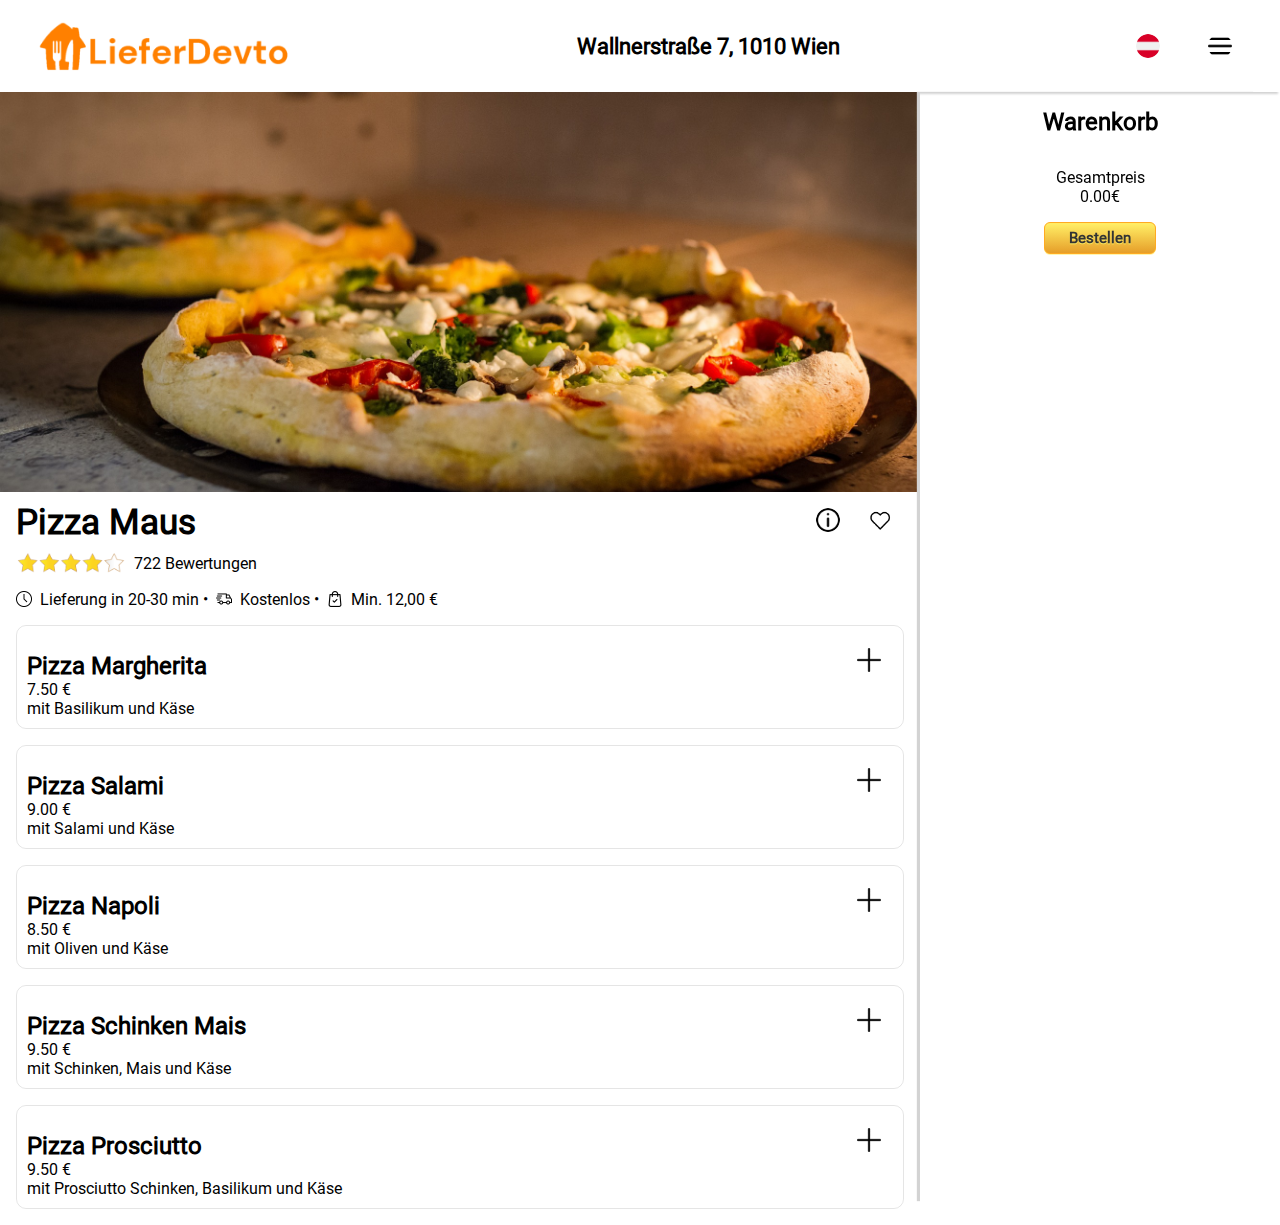
<file: index.html>
<!DOCTYPE html>

<html lang="en">
  <head>
    <meta charset="UTF-8" />
    <meta http-equiv="X-UA-Compatible" content="IE=edge" />
    <meta name="viewport" content="width=device-width, initial-scale=1.0" />
    <title>LieferDevto</title>
    <link rel="stylesheet" href="style.css" />
    <script src="script.js"></script>
    <link rel="stylesheet" href="fonts.css">
  </head>

  <body onload="render()" id="content">
    <header class="header">
      <img src="img/LieferandoLogo.png" class="lieferLogo" alt="" />
      <p class="location">Wallnerstraße 7, 1010 Wien</p>
      <div class="logo_group">
        <img src="icon/osterreich.png" class="logo" alt="" />
        <img src="icon/speisekarte.png" class="logo" alt="" />
      </div>
    </header>
    <section class="main_area">
      <section class="section_left">
        <img src="img/pizza.jpg" class="pizza_big" alt="" />
        <div class="restaurant">
          <h1>Pizza Maus</h1>
          <div>
            <img src="icon/die-info.png" class="logo" alt="" />
            <img src="icon/herz.png" class="logo" alt="" />
          </div>
        </div>
        <div class="sterne">
          <img src="icon/sterne.png" alt="" />
          <p>722 Bewertungen</p>
        </div>
        <div class="lieferinfo">
          <img src="icon/uhr.png" class="lieferIcon" alt="" />
          <p>Lieferung in 20-30 min •</p>
          <img src="icon/lieferung.png" class="lieferIcon" alt="" />
          <p>Kostenlos •</p>
          <img src="icon/einkaufstasche.png" class="lieferIcon" alt="" />
          <p>Min. 12,00 €</p>
        </div>
        <div id="content_cards"></div>
      </section>
      <section class="section_right">
        <div class="shoppingCard">
          <h2>Warenkorb</h2>
          <div id="shoppingCard_content"></div>
          <div>
            <p>Gesamtpreis</p>
            <div id="total"></div>
          </div>   
          <p onclick="finishOrder()" class="orderButton">Bestellen</p>  
        </div>
      </section>
    </section>
    <section class="basket_bottom">
      <div class="basket_bottom_element" id="basket_bottom" onclick="basketExtern()"></div>
      <div class="basket_bottom_element" id="order_bottom" onclick="finishOrder()"></div>
    </section>
  </body>
</html>
</file>
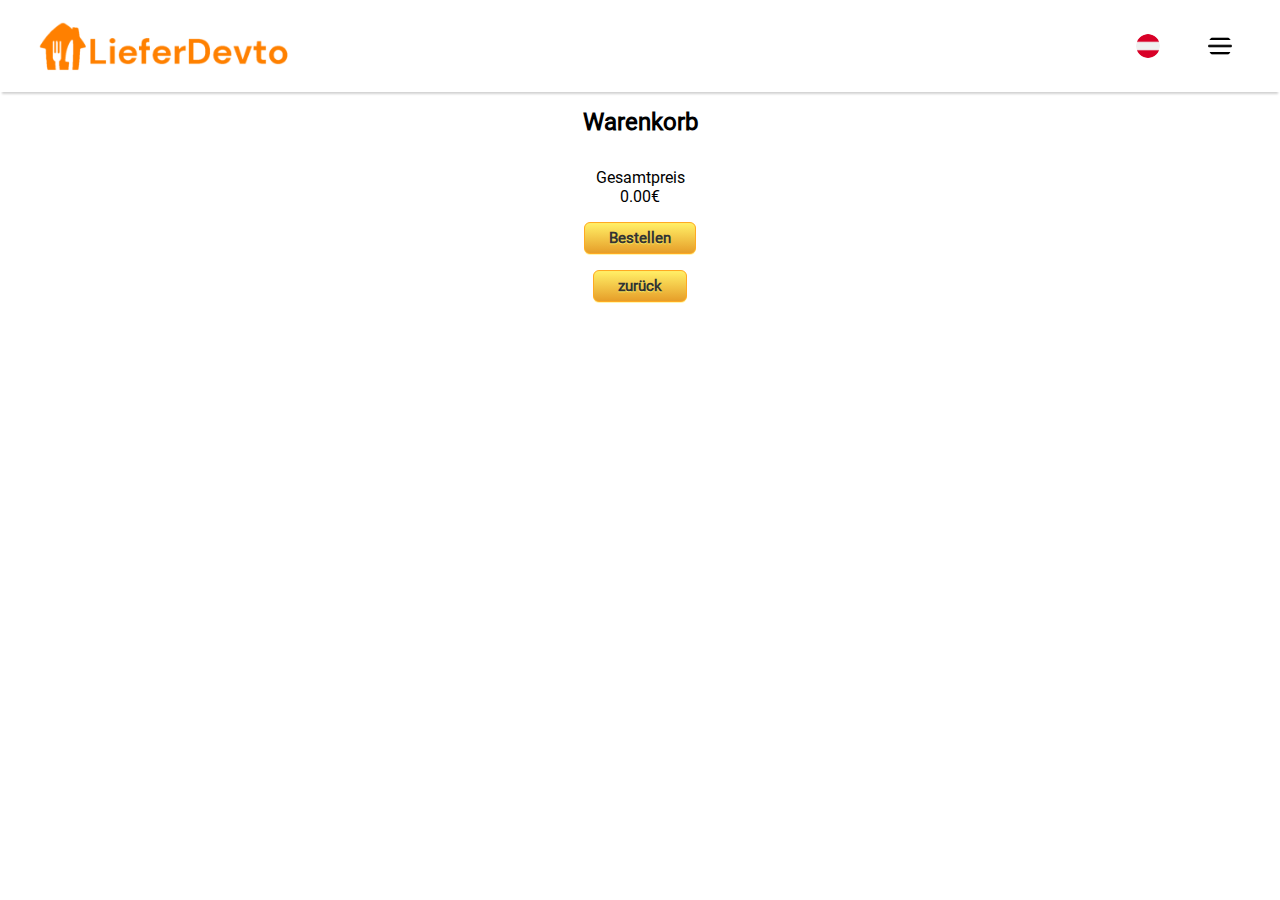
<file: basket.html>
<!DOCTYPE html>
<html lang="en">
  <head>
    <meta charset="UTF-8" />
    <meta http-equiv="X-UA-Compatible" content="IE=edge" />
    <meta name="viewport" content="width=device-width, initial-scale=1.0" />
    <title>LieferDevto</title>
    <link rel="stylesheet" href="style.css" />
    <script src="script.js"></script>
    <link rel="stylesheet" href="fonts.css">
  </head>
  <body id="content" onload="renderOnlyBasket()">
    <header class="header">
      <img src="img/LieferandoLogo.png" class="lieferLogo" alt="" />
      <div class="logo_group">
        <img src="icon/osterreich.png" class="logo" alt="" />
        <img src="icon/speisekarte.png" class="logo" alt="" />
      </div>
    </header>
    <section class="main_area">
        <section class="d_none">
          <img src="img/pizza.jpg" class="pizza_big" alt="" />
          <div class="restaurant">
            <h1>Pizza Maus</h1>
            <div>
              <img src="icon/die-info.png" class="logo" alt="" />
              <img src="icon/herz.png" class="logo" alt="" />
            </div>
          </div>
          <div class="sterne">
            <img src="icon/sterne.png" alt="" />
            <p>722 Bewertungen</p>
          </div>
          <div class="lieferinfo">
            <img src="icon/uhr.png" class="lieferIcon" alt="" />
            <p>Lieferung in 20-30 min •</p>
            <img src="icon/lieferung.png" class="lieferIcon" alt="" />
            <p>Kostenlos •</p>
            <img src="icon/einkaufstasche.png" class="lieferIcon" alt="" />
            <p>Min. 12,00 €</p>
          </div>
          <div id="content_cards"></div>
        </section>
        <section class="section_right_OnlyBasket">
            <div class="shoppingCard">
            <h2>Warenkorb</h2>
            <div id="shoppingCard_content"></div>
            <div>
                <p>Gesamtpreis</p>
                <div id="total"></div>
            </div>   
            <p onclick="finishOrder()" class="orderButton">Bestellen</p>
            <p onclick="backToMain()" class="orderButton">zurück</p>
            </div>
        </section>
        <section class="d_none">
            <div class="basket_bottom_element" id="basket_bottom" onclick="basketExtern()"></div>
            <div class="basket_bottom_element" id="order_bottom" onclick="finishOrder()"></div>
          </section>
  </body>
</html>
</file>
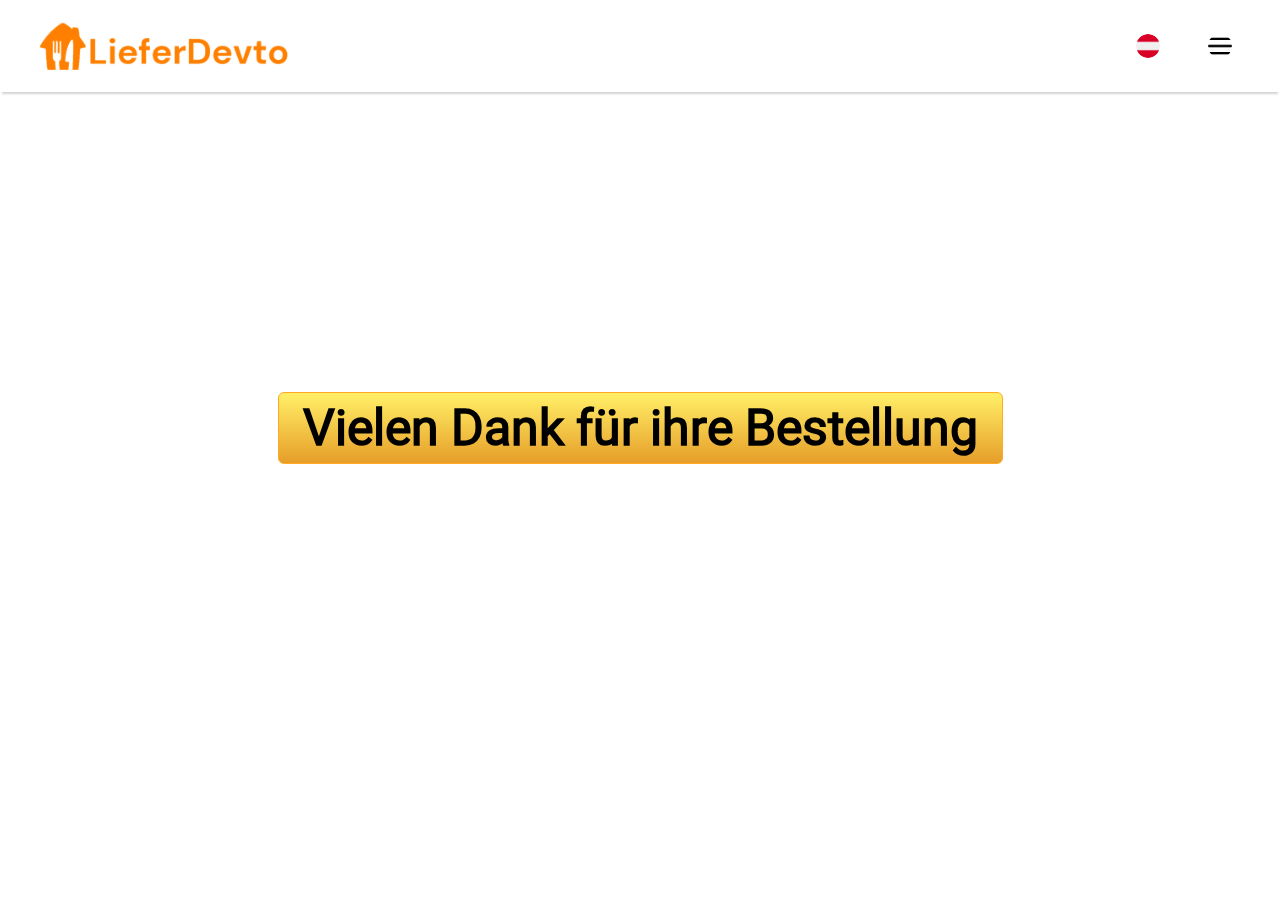
<file: finish.html>
<!DOCTYPE html>

<html lang="en">
  <head>
    <meta charset="UTF-8" />
    <meta http-equiv="X-UA-Compatible" content="IE=edge" />
    <meta name="viewport" content="width=device-width, initial-scale=1.0" />
    <title>LieferDevto</title>
    <link rel="stylesheet" href="style.css" />
    <script src="script.js"></script>
    <link rel="stylesheet" href="fonts.css">
  </head>
  <body id="content">
    <header class="header">
      <img src="img/LieferandoLogo.png" class="lieferLogo" alt="" />
      <div class="logo_group">
        <img src="icon/osterreich.png" class="logo" alt="" />
        <img src="icon/speisekarte.png" class="logo" alt="" />
      </div>
    </header>
    <section class="section_main_end">
        <p class="thankText">Vielen Dank für ihre Bestellung</p>
    </section>
  </body>
</html>
</file>
<file: style.css>
/*generall*/

body {
    font-family: 'Roboto', sans-serif;
    margin: 0px;
}


h2 {
    margin-block-start: 16px;
    margin-block-end: 0px;
}

table {
    width: auto;
    margin: 0px 8px 0px 8px;
}

td:first-child {
    width: 23px;
}

td:nth-child(2) {
   width: 150px;
}

td:nth-child(3) {
    width: 43px;
}

td:nth-child(4) {
    width: 43px;
}

td:nth-child(5) {
    width: 43px;
}

p {
    margin-block-start: 0px;
    margin-block-end: 0px;
}

.d_none {
    display: none;
}
/*generall*/

/*head*/
.header {
    display: flex;
    justify-content: space-between;
    align-items: center;
    padding: 16px 36px 16px 36px;
    font-size: 22px;
    font-weight: bold;
    box-shadow: 0 4px 2px -2px lightgray;
}

.location {
    margin: 0px 16px 0px 16px;
}

.logo {
    width: 24px;
    height: 24px;
    object-fit: cover;
    cursor: pointer;
    padding: 12px;
    border-radius: 50px;

}

.logo:hover {
    background: rgb(219, 218, 218);
}

.lieferLogo {
    width: 256px;
    object-fit: cover;
}

.logo_group {
    display: flex;
    gap: 24px;

}

/*head*/


/*main*/
.main_area {
    display: flex;
    justify-content: center;
}
.section_left {
    width: 100%;
}

.pizza_big {
    width: 100%;
    height: 400px;
    object-fit: cover;
}

.restaurant {
    display: flex;
    justify-content: space-between;
    margin: 0px 16px 0px 16px;
    align-items: center;
}

.restaurant h1 {
    margin-block-end: 0px;
    margin-block-start: 0px;
    font-size: 35px;
}

.sterne {
    display: flex;
    align-items: center;
    gap: 8px;
    margin: 0px 12px 12px 14px;
}

.sterne img {
    width: 112px;
}

.sterne p {
    margin-block-end: 0px;
    margin-block-start: 0px;
}

.lieferinfo {
    display: flex;
    align-items: center;
    gap: 8px;
    margin: 0px 16px 0px 16px;

}

.lieferinfo p {
    margin-block-end: 0px;
    margin-block-start: 0px;
}

.lieferIcon {
    width: 16px;
    height: 16px;
}

.card {
    display: flex;
    justify-content: space-between;
    border: 1px solid rgba(0, 0, 0, 0.1);
    margin: 16px;
    padding: 10px;
    border-radius: 10px;
}

/*main*/

/*basket*/

.section_right {
    box-shadow: -15px -12px 1px -12px lightgray;
    width: 500px;    
    float: right;

}

.section_right_OnlyBasket {
    width: 500px;    
    float: right;
}

.shoppingCard {
    display: flex;
    flex-direction: column;
    text-align: center;
    gap: 16px;
    align-items: center;
    width: 100%;
    position: sticky;
    top: 3px;
}

.shoppingCardPic {
    width: 70px;
    height: 70px;
    margin-top: 24px;
}

.logo_basket {
    width: 16px;
    height: 16px;
    object-fit: cover;
    cursor: pointer;
    padding: 12px;
    border-radius: 50px;
}

.logo_basket:hover {
    scale: 1.1;
}

.orderButton {
    box-shadow: 0px 1px 0px 0px #fff6af;
    background:linear-gradient(to bottom, #ffec64 5%, #e69e29 100%);
    background-color:#ffec64;
    border-radius:6px;
    border:1px solid #ffaa22;
    display:inline-block;
    cursor:pointer;
    color:#333333;
    font-size:15px;
    font-weight:bold;
    padding:6px 24px;
    text-decoration:none;
    text-shadow:0px 1px 0px #fae85f;
}
.orderButton:hover {
    background:linear-gradient(to bottom, #e69e29 5%, #ffec64 100%);
    background-color:#e69e29;
}
.orderButton:active {
    position:relative;
    top:1px;
}

.basket_bottom {
    display: none;
}

.basket_bottom_element{
    display: none;
}

/*basket*/

/*endHTML*/

.section_main_end {
    display: flex;
    justify-content: center;
    align-items: center;
    height: 100%;
    margin-top: 300px;
}

.thankText {
    background: linear-gradient(to bottom, #ffec64 5%, #e69e29 100%);
    border-radius: 6px;
    border: 1px solid #ffaa22; 
    font-size: 50px;
    font-weight: bold;
    padding: 6px 24px; 
    text-align: center;  
    margin: 0px 32px 0px 32px; 
}
/*endHTML*/

/*responiveClasses*/
@media (max-width: 780px){
    .basket_bottom{
        display: flex;        
        position: sticky;
        bottom: 3px;
    }
    .basket_bottom_element{
        display: flex;
        width: 50%;
        background:linear-gradient(to bottom, #ffec64 5%, #e69e29 100%);
        background-color:#ffec64;
        border: 2px solid white;
        height: 60px;
        justify-content: center;
        align-items: center;
        font-weight: bold;
        font-size: 16px;
        border-radius: 10px;
        margin: 0px 18px 10px 18px;
        cursor: pointer;
    }
}

@media  (max-width: 780px) {
    .section_right {
        display: none;
    }
    .location {
        display: none;
    }
}

@media (max-width: 480px) {
    .lieferinfo {
        display: none;
    }
}

@media (max-width: 420px) {
    .logo_group {
        display: none;
    }
}

/*responiveClasses*/
</file>
<file: fonts.css>
/* roboto-regular - latin */
@font-face {
    font-display: swap; /* Check https://developer.mozilla.org/en-US/docs/Web/CSS/@font-face/font-display for other options. */
    font-family: 'Roboto';
    font-style: normal;
    font-weight: 400;
    src: url('../fonts/roboto-v30-latin-regular.woff2') format('woff2'); /* Chrome 36+, Opera 23+, Firefox 39+, Safari 12+, iOS 10+ */
  }
</file>
